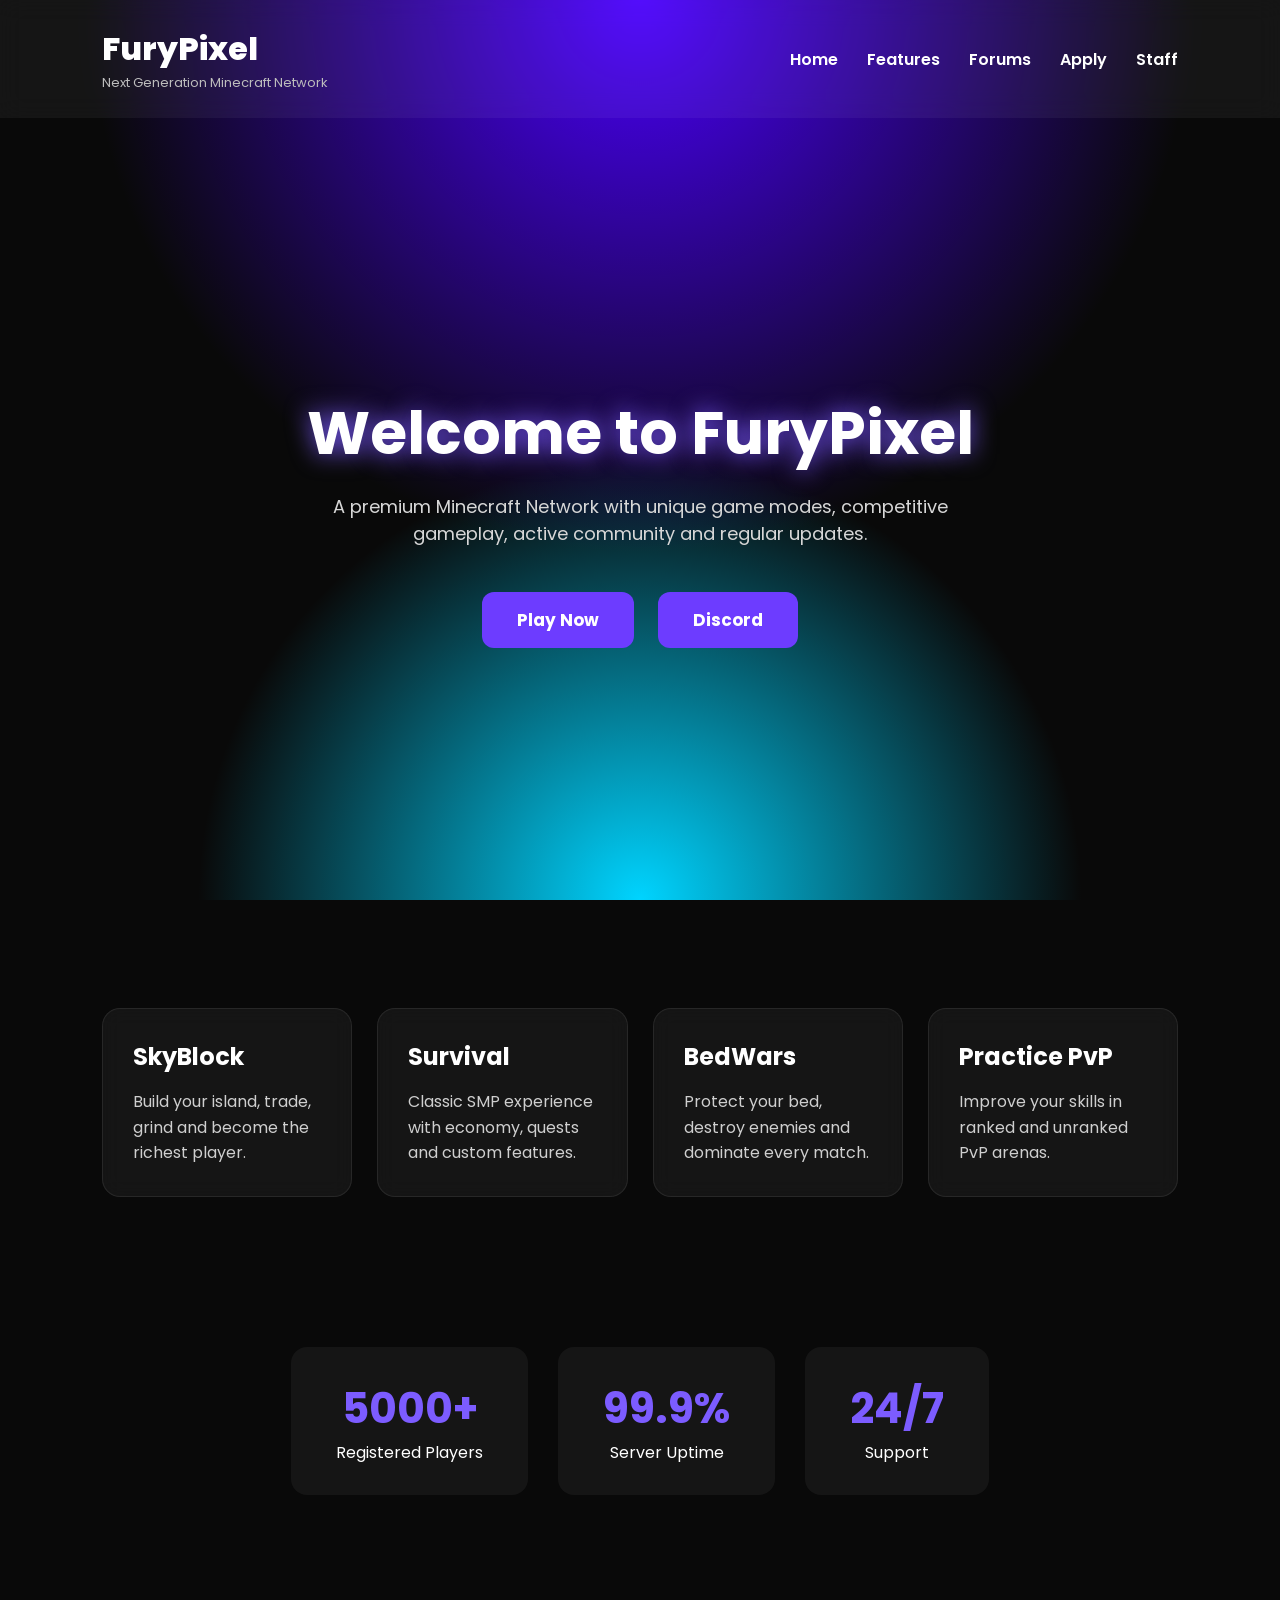
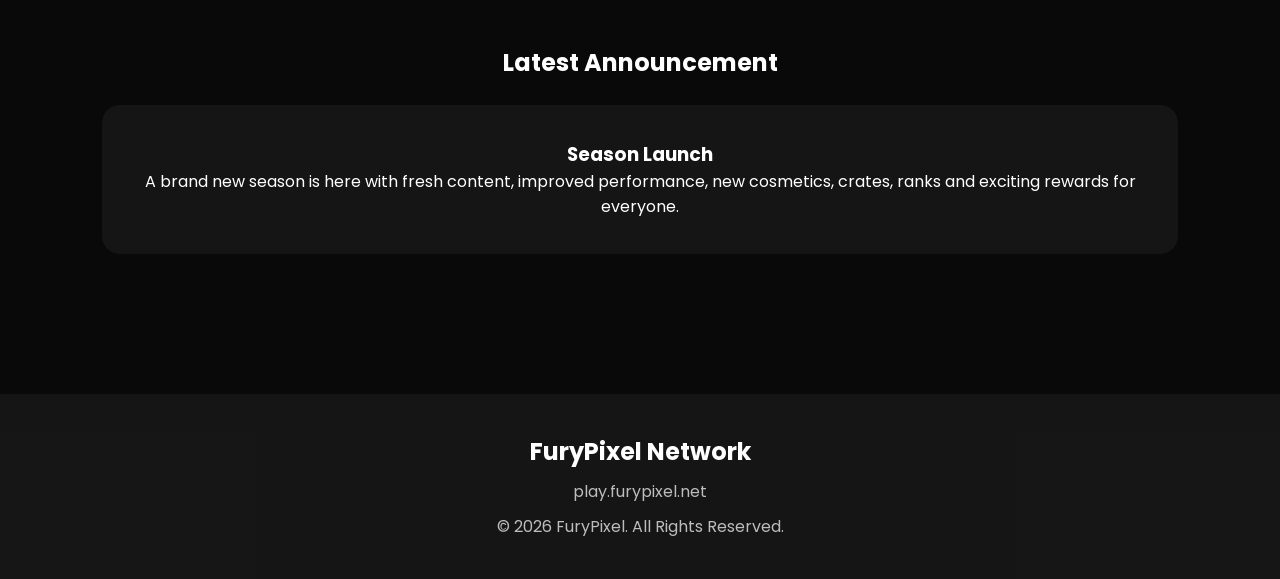
<file: index.html>
<!DOCTYPE html>
<html lang="en">
<head>
    <meta charset="UTF-8">
    <meta name="viewport" content="width=device-width, initial-scale=1.0">
    <title>FuryPixel Network</title>

    <link rel="stylesheet" href="style.css">
    <link rel="preconnect" href="https://fonts.googleapis.com">
    <link href="https://fonts.googleapis.com/css2?family=Poppins:wght@300;400;600;700;800&display=swap" rel="stylesheet">
</head>

<body>

<div class="background"></div>

<header>

<div class="logo">
<h1>FuryPixel</h1>
<p>Next Generation Minecraft Network</p>
</div>

<nav>

<a href="#">Home</a>
<a href="#features">Features</a>
<a href="forums.html">Forums</a>
<a href="application.html">Apply</a>
<a href="staff.html">Staff</a>

</nav>

</header>

<section class="hero">

<div class="hero-content">

<h2>Welcome to FuryPixel</h2>

<p>
A premium Minecraft Network with unique game modes,
competitive gameplay, active community and regular updates.
</p>

<div class="buttons">

<button onclick="copyIP()">
Play Now
</button>

<button onclick="discord()">
Discord
</button>

</div>

</div>

</section>

<section id="features" class="features">

<div class="card">
<h3>SkyBlock</h3>
<p>Build your island, trade, grind and become the richest player.</p>
</div>

<div class="card">
<h3>Survival</h3>
<p>Classic SMP experience with economy, quests and custom features.</p>
</div>

<div class="card">
<h3>BedWars</h3>
<p>Protect your bed, destroy enemies and dominate every match.</p>
</div>

<div class="card">
<h3>Practice PvP</h3>
<p>Improve your skills in ranked and unranked PvP arenas.</p>
</div>

</section>
  <section class="stats">

<div class="stat">
<h2>5000+</h2>
<p>Registered Players</p>
</div>

<div class="stat">
<h2>99.9%</h2>
<p>Server Uptime</p>
</div>

<div class="stat">
<h2>24/7</h2>
<p>Support</p>
</div>

</section>

<section class="announcement">

<h2>Latest Announcement</h2>

<div class="announcement-box">

<h3>Season Launch</h3>

<p>
A brand new season is here with fresh content, improved performance,
new cosmetics, crates, ranks and exciting rewards for everyone.
</p>

</div>

</section>

<footer>

<h2>FuryPixel Network</h2>

<p>
play.furypixel.net
</p>

<p>
© 2026 FuryPixel. All Rights Reserved.
</p>

</footer>

<script src="script.js"></script>

</body>
</html>
</file>
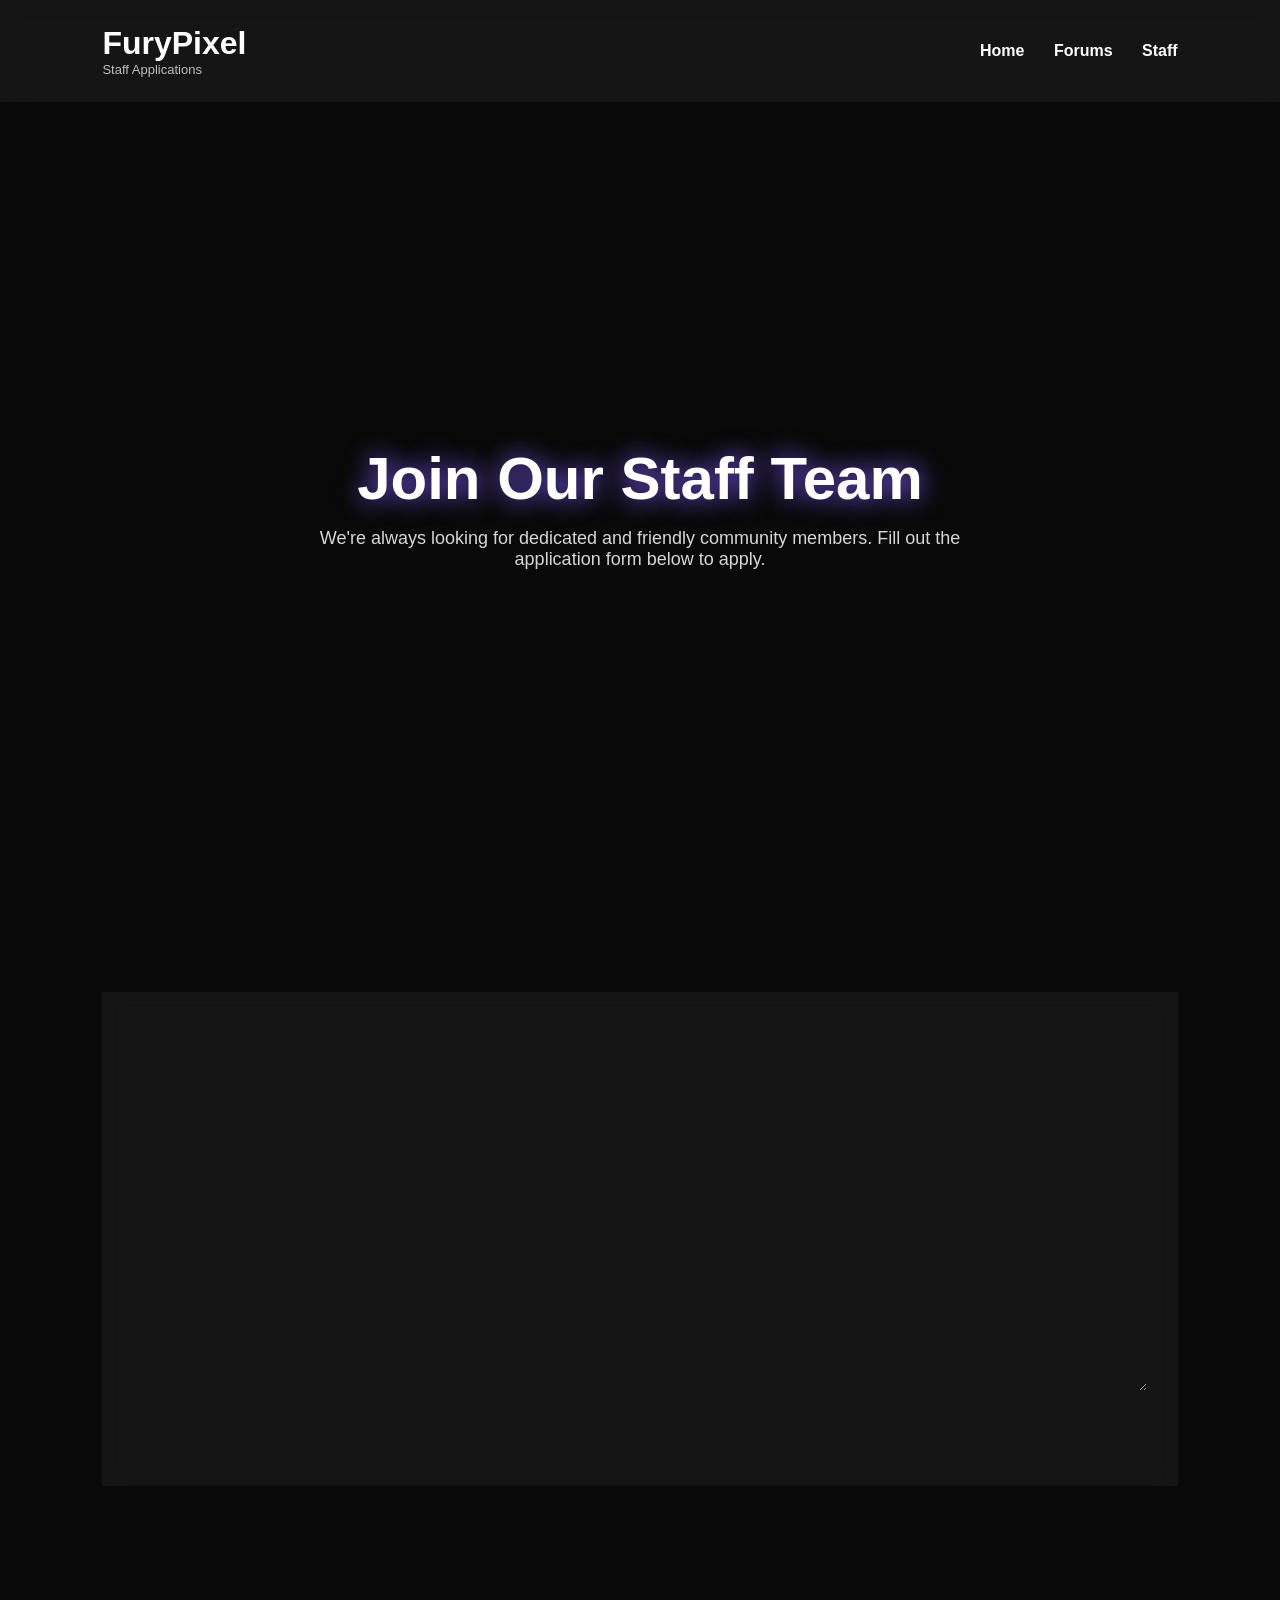
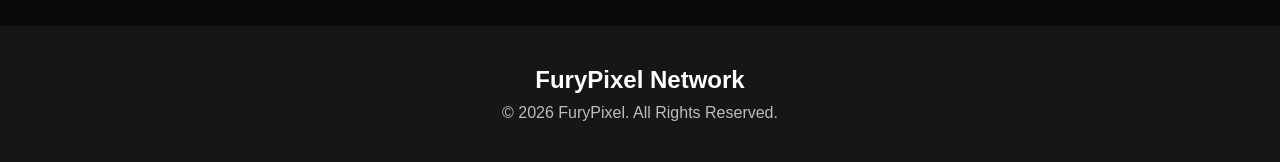
<file: application.html>
<!DOCTYPE html>
<html lang="en">

<head>
<meta charset="UTF-8">
<meta name="viewport" content="width=device-width, initial-scale=1.0">

<title>FuryPixel Staff Application</title>

<link rel="stylesheet" href="style.css">
</head>

<body>

<header>

<div class="logo">
<h1>FuryPixel</h1>
<p>Staff Applications</p>
</div>

<nav>
<a href="index.html">Home</a>
<a href="forums.html">Forums</a>
<a href="staff.html">Staff</a>
</nav>

</header>

<section class="hero">

<div class="hero-content">

<h2>Join Our Staff Team</h2>

<p>
We're always looking for dedicated and friendly community members.
Fill out the application form below to apply.
</p>

</div>

</section>

<section class="features">

<div class="card">

<h3>Application Form</h3>

<form>

<input
type="text"
placeholder="Minecraft Username"
required
style="width:100%;padding:15px;margin:10px 0;border:none;border-radius:10px;">

<input
type="email"
placeholder="Email Address"
required
style="width:100%;padding:15px;margin:10px 0;border:none;border-radius:10px;">

<input
type="text"
placeholder="Discord Username"
required
style="width:100%;padding:15px;margin:10px 0;border:none;border-radius:10px;">

<textarea
placeholder="Why should we choose you?"
rows="6"
required
style="width:100%;padding:15px;margin:10px 0;border:none;border-radius:10px;"></textarea>

<button
type="submit"
style="padding:15px 35px;border:none;border-radius:10px;background:#6d3cff;color:white;font-size:17px;cursor:pointer;">
Submit Application
</button>

</form>

</div>

</section>

<footer>

<h2>FuryPixel Network</h2>

<p>© 2026 FuryPixel. All Rights Reserved.</p>

</footer>

<script src="script.js"></script>

</body>
</html>
</file>
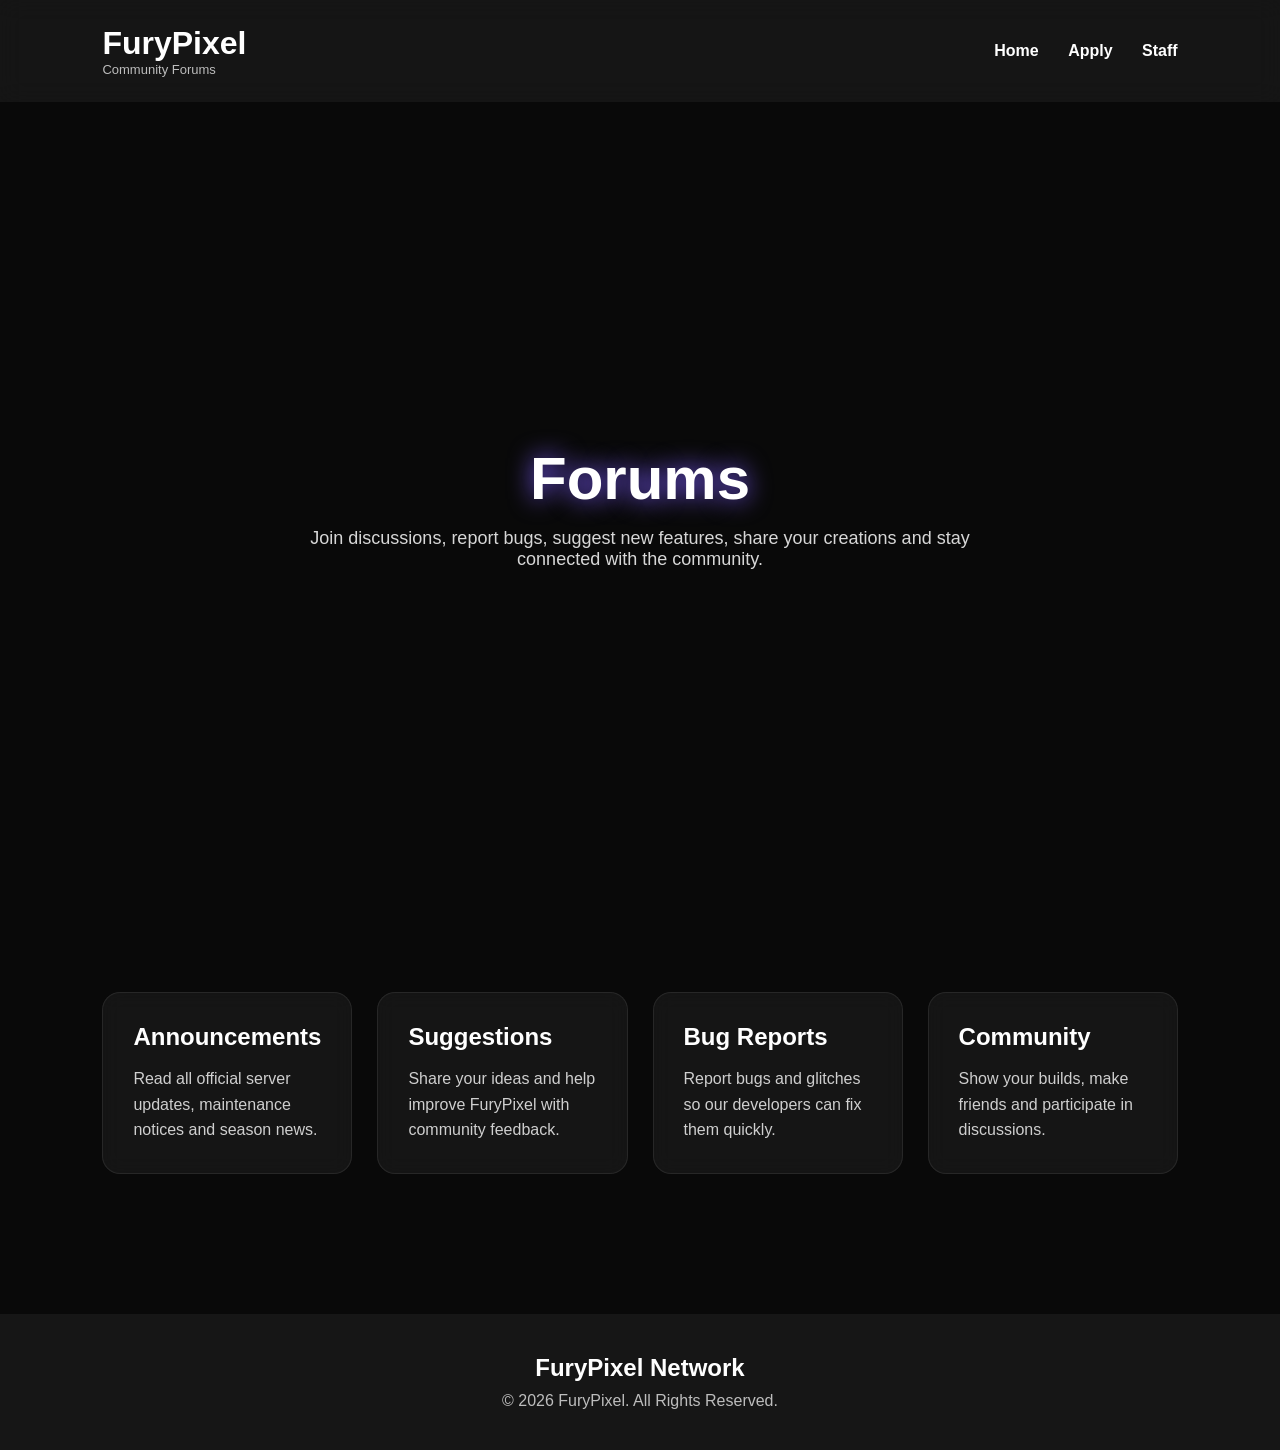
<file: forum.html>
<!DOCTYPE html>
<html lang="en">

<head>
<meta charset="UTF-8">
<meta name="viewport" content="width=device-width, initial-scale=1.0">

<title>FuryPixel Forums</title>

<link rel="stylesheet" href="style.css">
</head>

<body>

<header>

<div class="logo">
<h1>FuryPixel</h1>
<p>Community Forums</p>
</div>

<nav>
<a href="index.html">Home</a>
<a href="application.html">Apply</a>
<a href="staff.html">Staff</a>
</nav>

</header>

<section class="hero">

<div class="hero-content">

<h2>Forums</h2>

<p>
Join discussions, report bugs, suggest new features,
share your creations and stay connected with the community.
</p>

</div>

</section>

<section class="features">

<div class="card">
<h3>Announcements</h3>
<p>Read all official server updates, maintenance notices and season news.</p>
</div>

<div class="card">
<h3>Suggestions</h3>
<p>Share your ideas and help improve FuryPixel with community feedback.</p>
</div>

<div class="card">
<h3>Bug Reports</h3>
<p>Report bugs and glitches so our developers can fix them quickly.</p>
</div>

<div class="card">
<h3>Community</h3>
<p>Show your builds, make friends and participate in discussions.</p>
</div>

</section>

<footer>

<h2>FuryPixel Network</h2>

<p>© 2026 FuryPixel. All Rights Reserved.</p>

</footer>

<script src="script.js"></script>

</body>
</html>
</file>
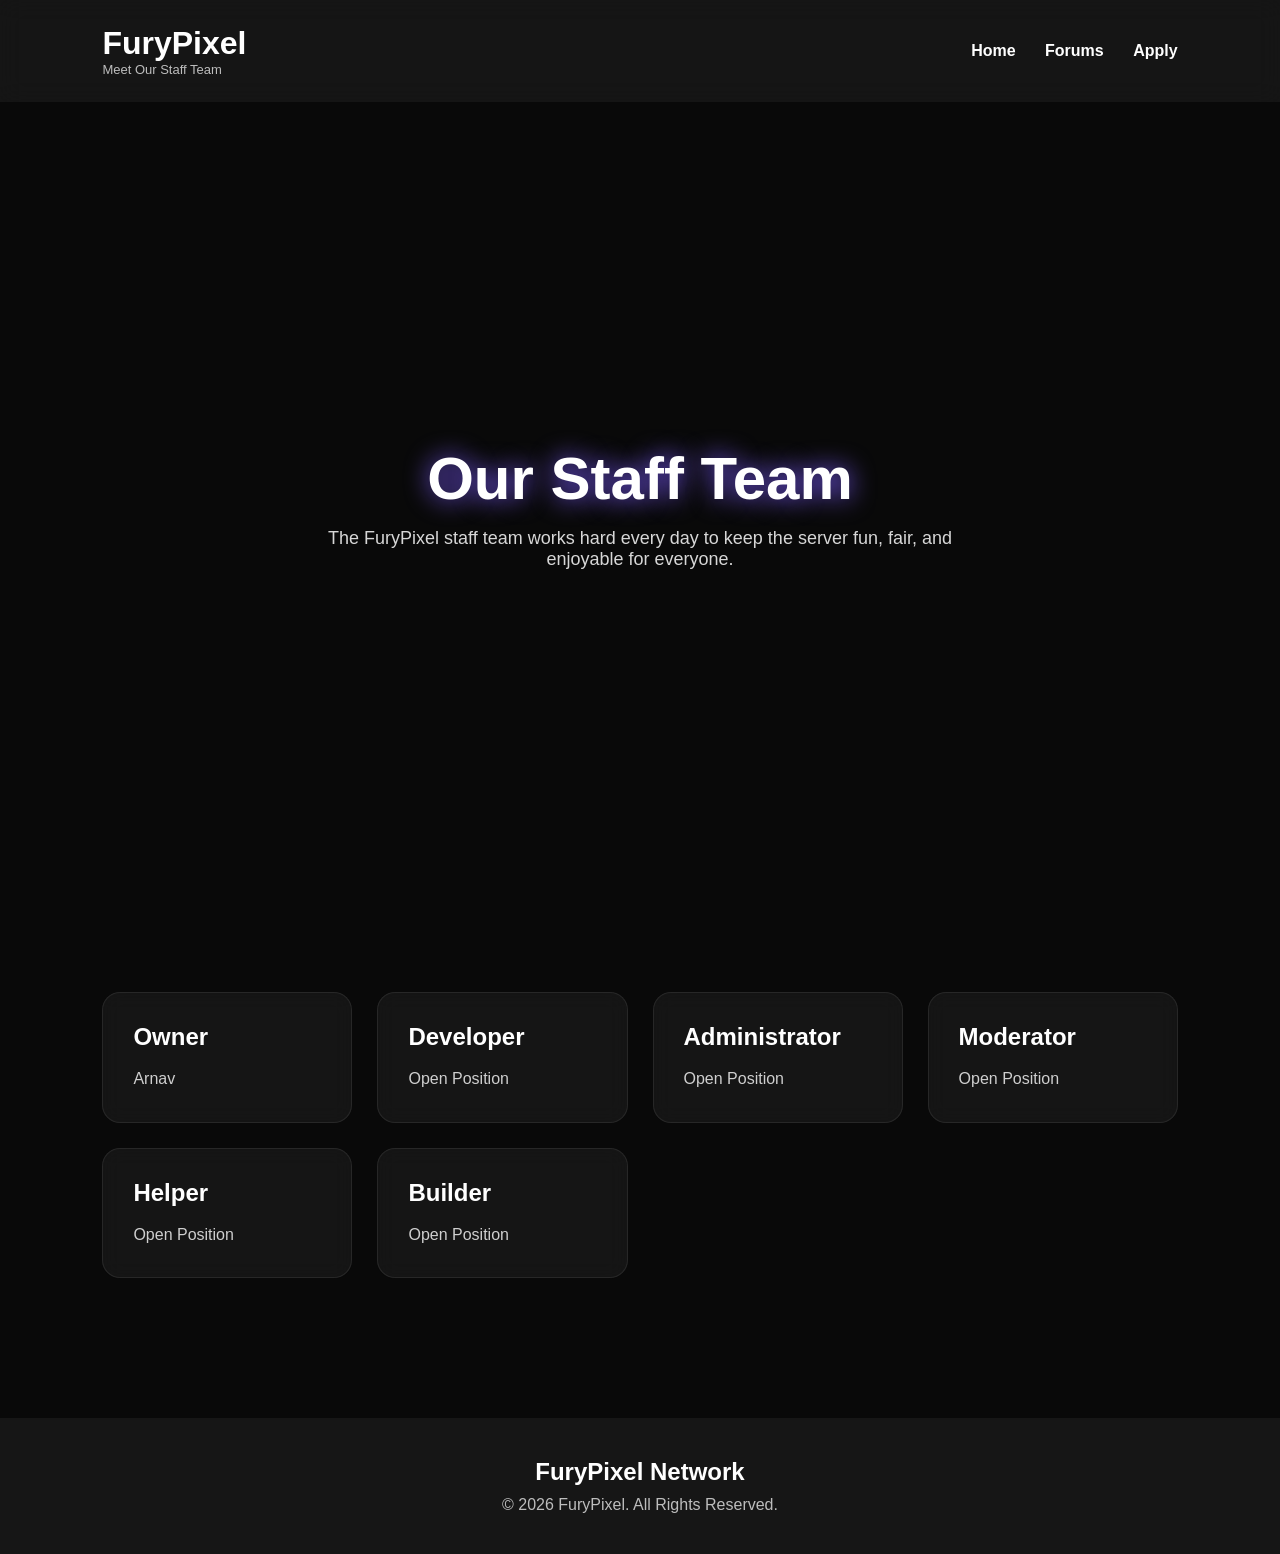
<file: staff.html>
<!DOCTYPE html>
<html lang="en">

<head>
<meta charset="UTF-8">
<meta name="viewport" content="width=device-width, initial-scale=1.0">

<title>FuryPixel Staff Team</title>

<link rel="stylesheet" href="style.css">
</head>

<body>

<header>

<div class="logo">
<h1>FuryPixel</h1>
<p>Meet Our Staff Team</p>
</div>

<nav>
<a href="index.html">Home</a>
<a href="forums.html">Forums</a>
<a href="application.html">Apply</a>
</nav>

</header>

<section class="hero">

<div class="hero-content">

<h2>Our Staff Team</h2>

<p>
The FuryPixel staff team works hard every day to keep the server fun, fair, and enjoyable for everyone.
</p>

</div>

</section>

<section class="features">

<div class="card">
<h3>Owner</h3>
<p>Arnav</p>
</div>

<div class="card">
<h3>Developer</h3>
<p>Open Position</p>
</div>

<div class="card">
<h3>Administrator</h3>
<p>Open Position</p>
</div>

<div class="card">
<h3>Moderator</h3>
<p>Open Position</p>
</div>

<div class="card">
<h3>Helper</h3>
<p>Open Position</p>
</div>

<div class="card">
<h3>Builder</h3>
<p>Open Position</p>
</div>

</section>

<footer>

<h2>FuryPixel Network</h2>

<p>© 2026 FuryPixel. All Rights Reserved.</p>

</footer>

<script src="script.js"></script>

</body>
</html>
</file>
<file: style.css>
*{
margin:0;
padding:0;
box-sizing:border-box;
font-family:'Poppins',sans-serif;
scroll-behavior:smooth;
}

body{
background:#090909;
color:white;
overflow-x:hidden;
}

.background{
position:fixed;
top:0;
left:0;
width:100%;
height:100%;
background:
radial-gradient(circle at top,#4b00ff 0%,transparent 50%),
radial-gradient(circle at bottom,#00d4ff 0%,transparent 40%),
#090909;
z-index:-1;
}

header{
display:flex;
justify-content:space-between;
align-items:center;
padding:25px 8%;
backdrop-filter:blur(12px);
background:rgba(255,255,255,.05);
position:sticky;
top:0;
z-index:999;
}

.logo h1{
font-size:32px;
font-weight:800;
}

.logo p{
font-size:13px;
color:#bdbdbd;
}

nav a{
color:white;
text-decoration:none;
margin-left:25px;
transition:.3s;
font-weight:600;
}

nav a:hover{
color:#7c5cff;
}

.hero{
display:flex;
justify-content:center;
align-items:center;
height:90vh;
text-align:center;
padding:20px;
}

.hero h2{
font-size:60px;
margin-bottom:15px;
}

.hero p{
max-width:700px;
margin:auto;
font-size:18px;
color:#d7d7d7;
}

.buttons{
margin-top:35px;
}

.buttons button{
padding:15px 35px;
margin:10px;
border:none;
border-radius:12px;
cursor:pointer;
font-size:17px;
font-weight:700;
background:#6d3cff;
color:white;
transition:.3s;
}

.buttons button:hover{
transform:translateY(-5px);
background:#8d6dff;
}
.features{
display:grid;
grid-template-columns:repeat(auto-fit,minmax(250px,1fr));
gap:25px;
padding:80px 8%;
}

.card{
background:rgba(255,255,255,.05);
padding:30px;
border-radius:18px;
backdrop-filter:blur(10px);
transition:.3s;
border:1px solid rgba(255,255,255,.08);
}

.card:hover{
transform:translateY(-10px);
box-shadow:0 0 25px rgba(124,92,255,.4);
}

.card h3{
margin-bottom:15px;
font-size:24px;
}

.card p{
color:#cfcfcf;
line-height:1.6;
}

.stats{
display:flex;
justify-content:center;
flex-wrap:wrap;
gap:30px;
padding:70px 8%;
}

.stat{
background:rgba(255,255,255,.05);
padding:30px 45px;
border-radius:16px;
text-align:center;
}

.stat h2{
font-size:42px;
color:#7c5cff;
}

.announcement{
padding:80px 8%;
text-align:center;
}

.announcement-box{
margin-top:25px;
padding:35px;
background:rgba(255,255,255,.05);
border-radius:18px;
}

footer{
padding:40px;
text-align:center;
background:rgba(255,255,255,.05);
margin-top:60px;
}

footer p{
margin-top:10px;
color:#bdbdbd;
}

@media(max-width:768px){

header{
flex-direction:column;
gap:20px;
}

nav{
display:flex;
flex-wrap:wrap;
justify-content:center;
}

.hero h2{
font-size:42px;
}

.hero p{
font-size:16px;
}

.features{
grid-template-columns:1fr;
}

.stats{
flex-direction:column;
align-items:center;
}

}
</file>
